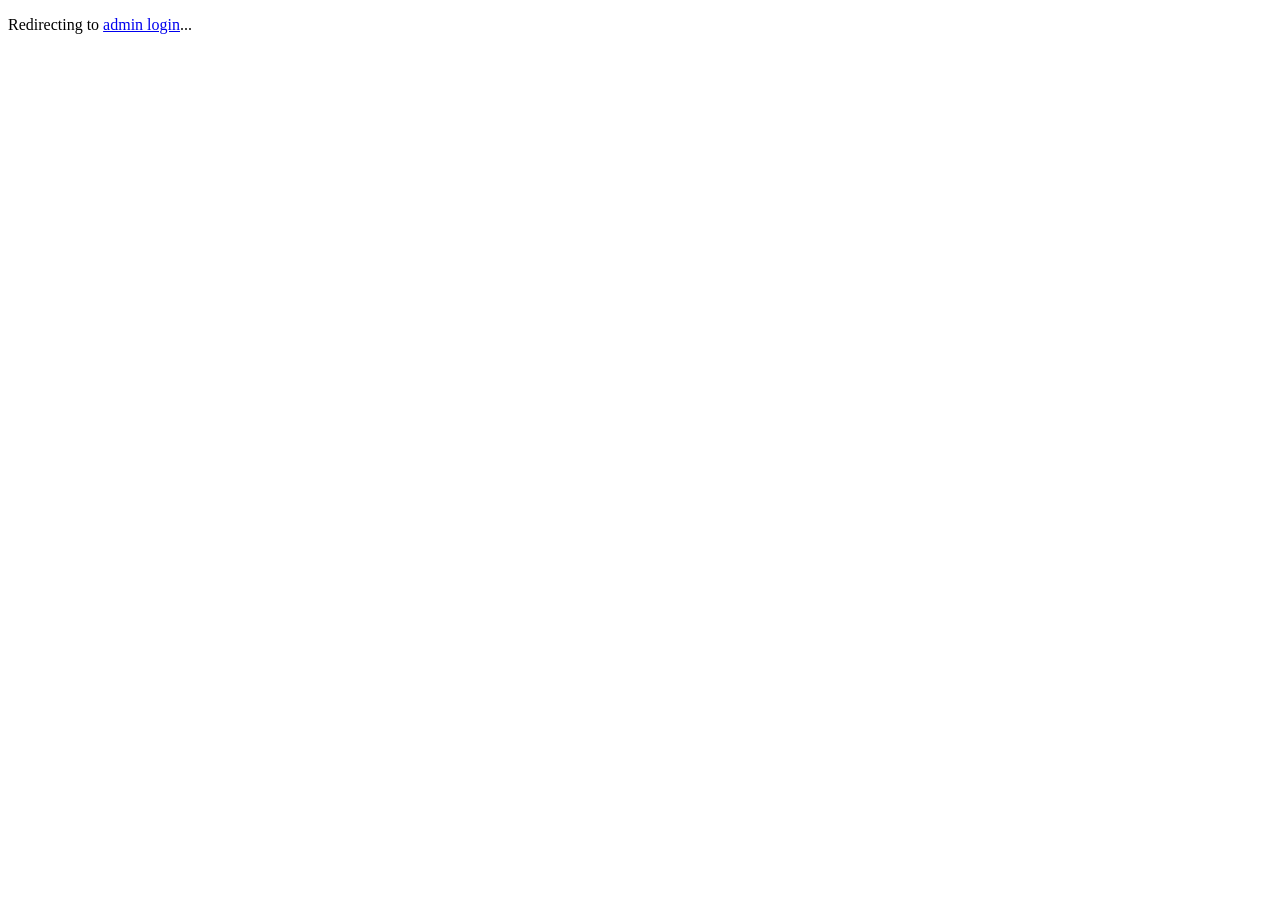
<file: admin.html>
<!DOCTYPE html>
<html lang="en">
<head>
  <meta charset="UTF-8">
  <meta name="viewport" content="width=device-width, initial-scale=1.0">
  <title>Redirecting to Admin Login</title>
  <meta http-equiv="refresh" content="0; url=login.php">
</head>
<body>
  <p>Redirecting to <a href="login.php">admin login</a>...</p>
</body>
</html>
</file>
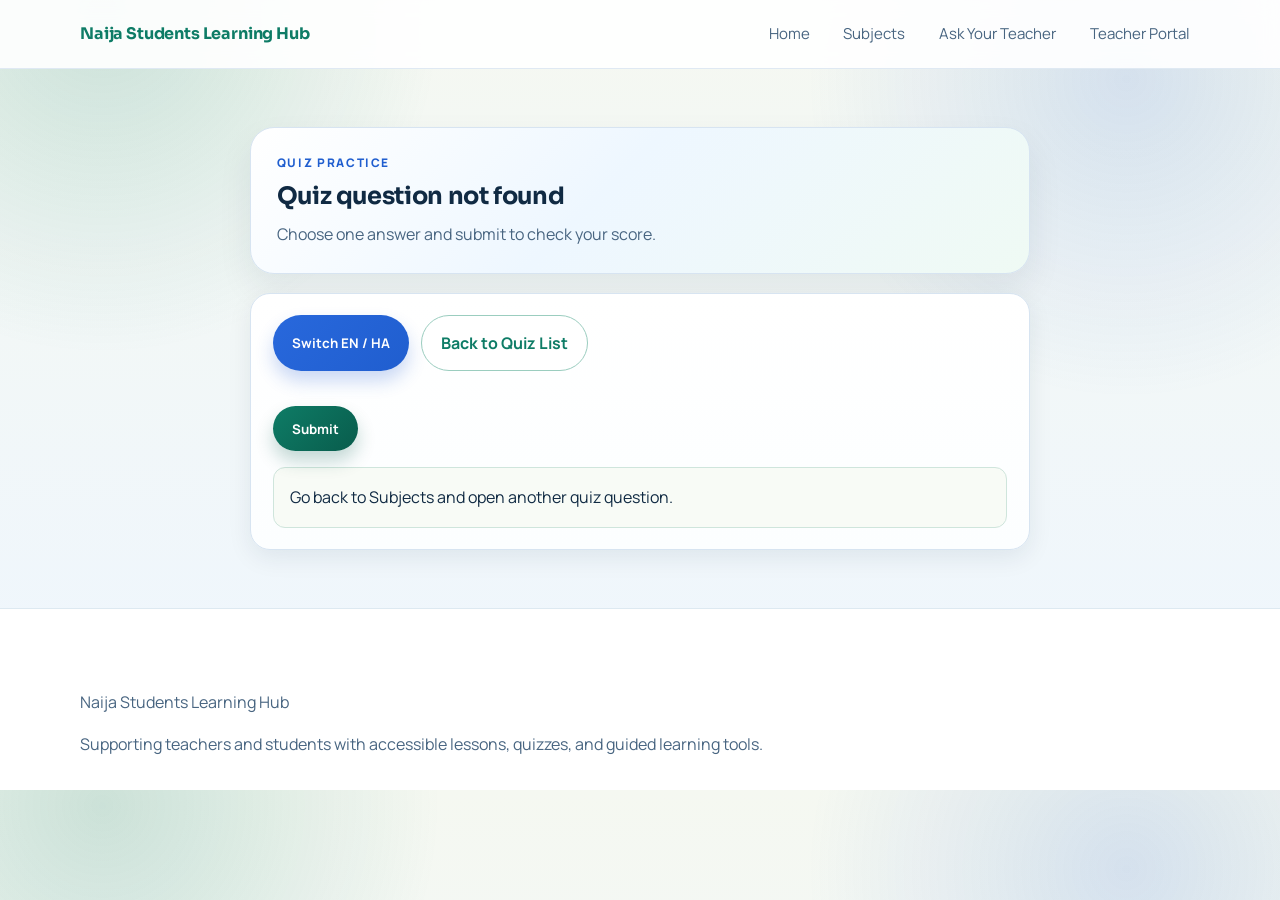
<file: quiz-question.html>
<!DOCTYPE html>
<html lang="en">
<head>
  <meta charset="UTF-8">
  <meta name="viewport" content="width=device-width, initial-scale=1.0">
  <title>Quiz Question | Naija Students Learning Hub</title>
  <link rel="stylesheet" href="style.css">
  <style>
    .quiz-single-shell {
      display: grid;
      gap: 1.2rem;
    }
    .quiz-single-hero {
      padding: 1.6rem;
      border-radius: 24px;
      background: linear-gradient(135deg, #ffffff 0%, #eef7ff 45%, #effaf4 100%);
      border: 1px solid #d7e4f1;
      box-shadow: 0 16px 34px rgba(16, 42, 67, 0.08);
    }
  </style>
</head>
<body>
  <header class="site-header">
    <div class="container nav-wrap">
      <a class="brand" href="index.html">Naija Students Learning Hub</a>
      <nav class="main-nav">
        <a href="index.html">Home</a>
        <a href="subjects.html">Subjects</a>
        <a href="ask.html">Ask Your Teacher</a>
        <a href="login.php">Teacher Portal</a>
      </nav>
    </div>
  </header>

  <main class="section">
    <div class="container narrow">
      <div class="quiz-single-shell">
        <section class="quiz-single-hero">
          <p class="eyebrow" id="singleQuizSubject">Quiz Practice</p>
          <h1 style="margin:0 0 0.6rem;" id="singleQuizTitle">Loading quiz question…</h1>
          <p style="margin:0;color:#486581;">Choose one answer and submit to check your score.</p>
        </section>

        <article class="card">
          <div class="button-row" style="margin-top:0;margin-bottom:1rem;">
            <button class="btn btn-secondary" id="singleQuizToggle" type="button">Switch EN / HA</button>
            <a class="btn btn-outline" href="subjects.html#teacherQuizSection">Back to Quiz List</a>
          </div>
          <form id="singleQuizForm" class="quiz-form"></form>
          <div class="button-row">
            <button class="btn btn-primary" id="singleQuizSubmit" type="button">Submit</button>
          </div>
          <div class="response-box" id="singleQuizResult">Your result will appear here.</div>
        </article>
      </div>
    </div>
  </main>

  <footer class="site-footer">
    <div class="container footer-stack">
      <p class="footer-title">Naija Students Learning Hub</p>
      <p style="margin:0;color:#486581;">Supporting teachers and students with accessible lessons, quizzes, and guided learning tools.</p>
    </div>
  </footer>

  <script src="script.js"></script>
</body>
</html>
</file>
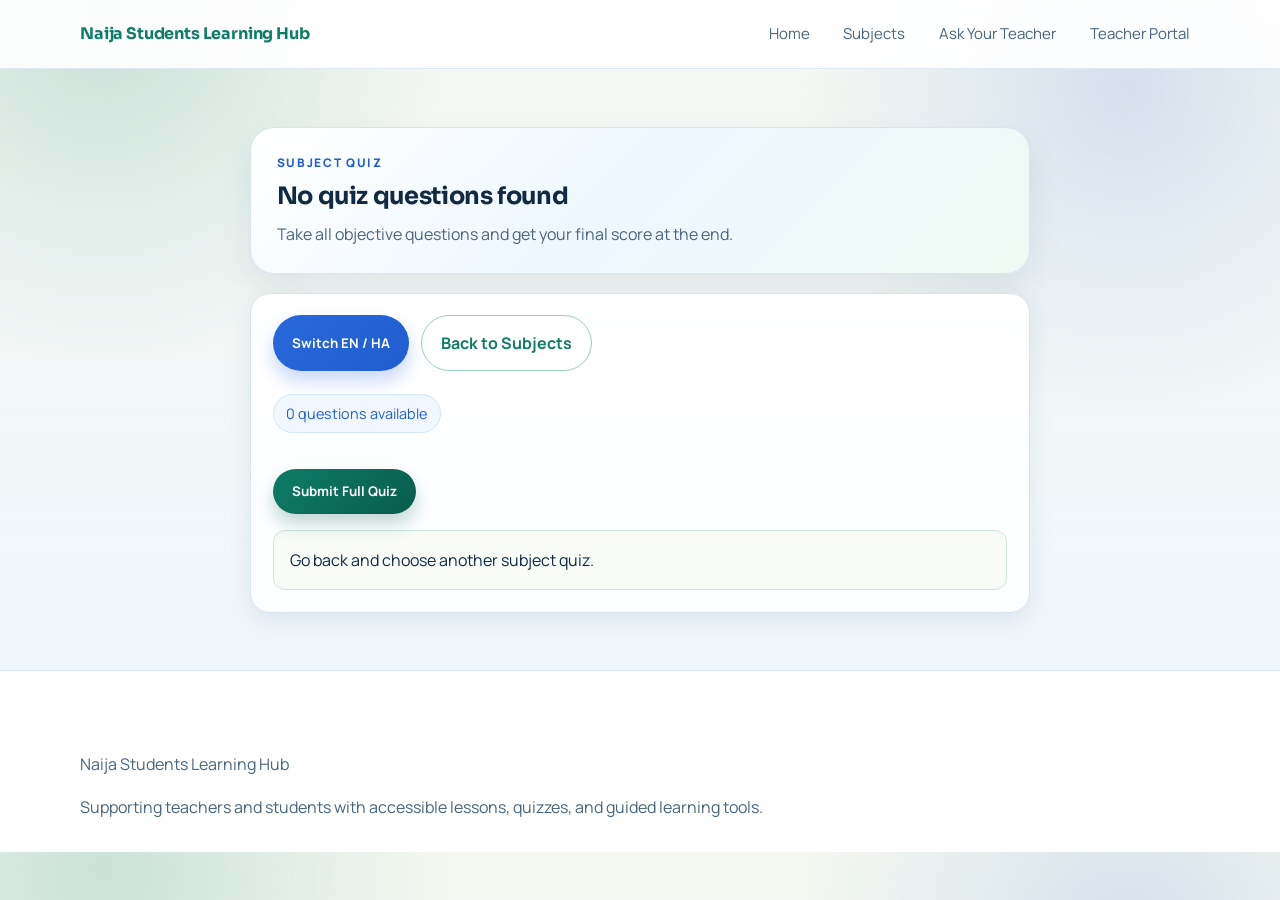
<file: subject-quiz.html>
<!DOCTYPE html>
<html lang="en">
<head>
  <meta charset="UTF-8">
  <meta name="viewport" content="width=device-width, initial-scale=1.0">
  <title>Subject Quiz | Naija Students Learning Hub</title>
  <link rel="stylesheet" href="style.css">
  <style>
    .subject-quiz-shell {
      display: grid;
      gap: 1.2rem;
    }
    .subject-quiz-hero {
      padding: 1.6rem;
      border-radius: 24px;
      background: linear-gradient(135deg, #ffffff 0%, #eef7ff 45%, #effaf4 100%);
      border: 1px solid #d7e4f1;
      box-shadow: 0 16px 34px rgba(16, 42, 67, 0.08);
    }
  </style>
</head>
<body>
  <header class="site-header">
    <div class="container nav-wrap">
      <a class="brand" href="index.html">Naija Students Learning Hub</a>
      <nav class="main-nav">
        <a href="index.html">Home</a>
        <a href="subjects.html">Subjects</a>
        <a href="ask.html">Ask Your Teacher</a>
        <a href="login.php">Teacher Portal</a>
      </nav>
    </div>
  </header>

  <main class="section">
    <div class="container narrow">
      <div class="subject-quiz-shell">
        <section class="subject-quiz-hero">
          <p class="eyebrow" id="subjectQuizMeta">Subject Quiz</p>
          <h1 style="margin:0 0 0.6rem;" id="subjectQuizTitle">Loading subject quiz…</h1>
          <p style="margin:0;color:#486581;">Take all objective questions and get your final score at the end.</p>
        </section>

        <article class="card">
          <div class="button-row" style="margin-top:0;margin-bottom:1rem;">
            <button class="btn btn-secondary" id="subjectQuizToggle" type="button">Switch EN / HA</button>
            <a class="btn btn-outline" href="subjects.html#teacherQuizSection">Back to Subjects</a>
          </div>
          <div class="quiz-progress" id="subjectQuizProgress">0 questions available</div>
          <form id="subjectQuizForm" class="quiz-form"></form>
          <div class="button-row">
            <button class="btn btn-primary" id="subjectQuizSubmit" type="button">Submit Full Quiz</button>
          </div>
          <div class="response-box" id="subjectQuizResult">Your score will appear here.</div>
        </article>
      </div>
    </div>
  </main>

  <footer class="site-footer">
    <div class="container footer-stack">
      <p class="footer-title">Naija Students Learning Hub</p>
      <p style="margin:0;color:#486581;">Supporting teachers and students with accessible lessons, quizzes, and guided learning tools.</p>
    </div>
  </footer>

  <script src="script.js"></script>
</body>
</html>
</file>
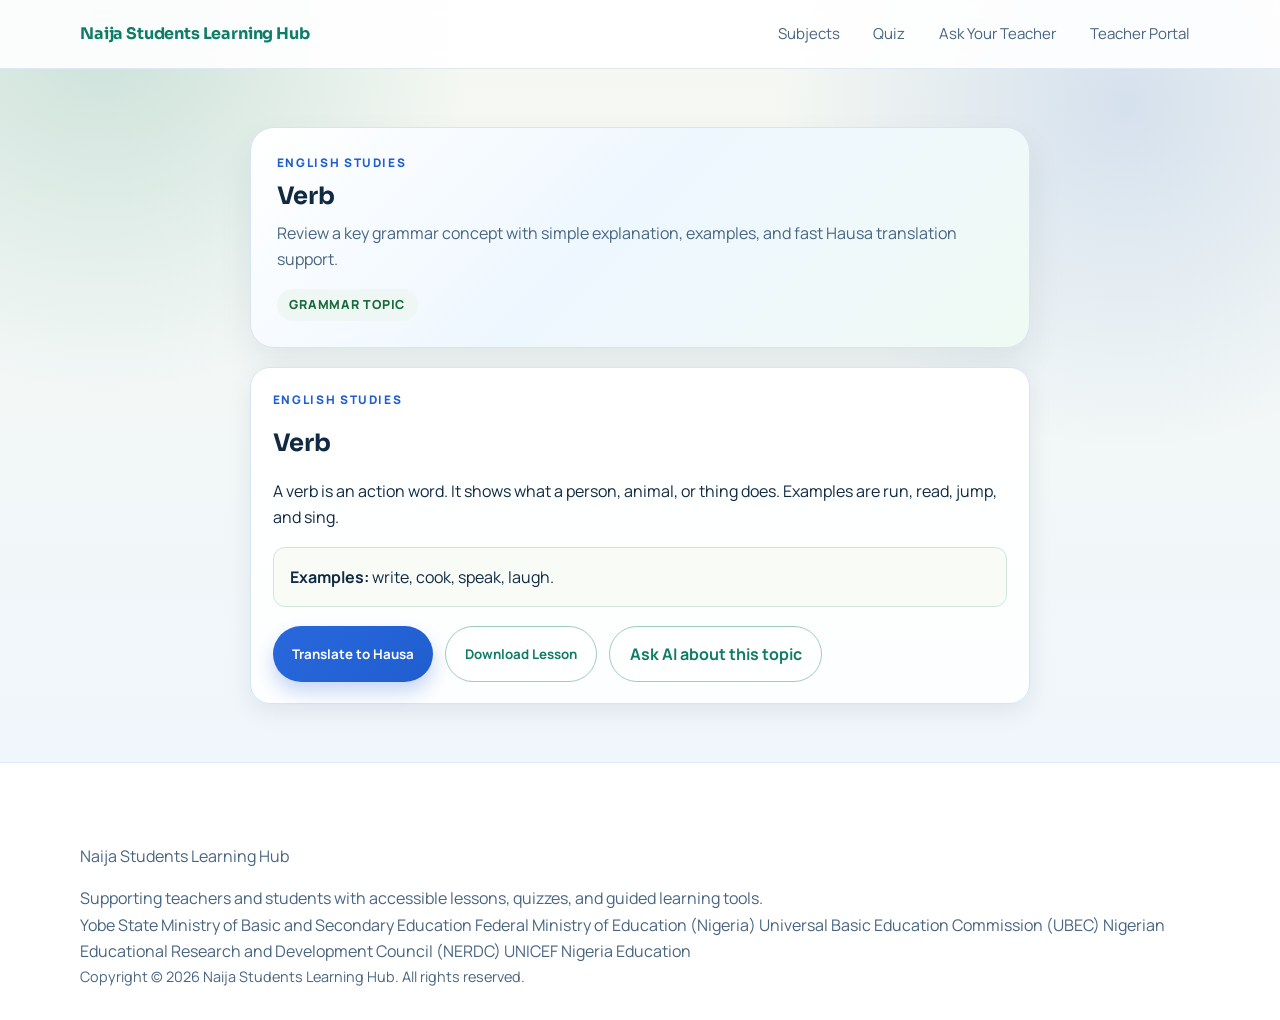
<file: lessons/english-verb.html>
<!DOCTYPE html>
<html lang="en">
<head>
  <meta charset="UTF-8">
  <meta name="viewport" content="width=device-width, initial-scale=1.0">
  <title>English Lesson: Verb</title>
  <link rel="stylesheet" href="../style.css">
  <style>
    .lesson-shell { display: grid; gap: 1.2rem; }
    .lesson-hero {
      padding: 1.6rem;
      border-radius: 24px;
      background: linear-gradient(135deg, #ffffff 0%, #eef7ff 45%, #effaf4 100%);
      border: 1px solid #d7e4f1;
      box-shadow: 0 16px 34px rgba(16, 42, 67, 0.08);
    }
    .lesson-topbar {
      display: flex;
      justify-content: space-between;
      gap: 1rem;
      align-items: center;
      flex-wrap: wrap;
    }
    .lesson-tag {
      display: inline-flex;
      align-items: center;
      padding: 0.38rem 0.8rem;
      border-radius: 999px;
      background: #eef7f3;
      color: #1a6b3a;
      font-size: 0.78rem;
      font-weight: 800;
      text-transform: uppercase;
      letter-spacing: 0.06em;
    }
  </style>
</head>
<body>
  <header class="site-header">
    <div class="container nav-wrap">
      <a class="brand" href="../index.html">Naija Students Learning Hub</a>
      <nav class="main-nav">
        <a href="../subjects.html">Subjects</a>
        <a href="../quiz/english-quiz.html">Quiz</a>
        <a href="../ask.html">Ask Your Teacher</a>
        <a href="../login.php">Teacher Portal</a>
      </nav>
    </div>
  </header>

  <main class="section">
    <div class="container narrow">
      <div class="lesson-shell">
      <section class="lesson-hero">
        <div class="lesson-topbar">
          <div>
            <p class="eyebrow">English Studies</p>
            <h1 style="margin:0 0 0.55rem;">Verb</h1>
            <p style="margin:0;color:#486581;">Review a key grammar concept with simple explanation, examples, and fast Hausa translation support.</p>
          </div>
          <span class="lesson-tag">Grammar Topic</span>
        </div>
      </section>

      <article class="card lesson-card">
        <p class="eyebrow">English Studies</p>
        <h1>Verb</h1>
        <p class="lesson-text" data-en="A verb is an action word. It shows what a person, animal, or thing does. Examples are run, read, jump, and sing." data-ha="Aiki kalma ce ta aiki. Tana nuna abin da mutum, dabba, ko abu yake yi. Misalai su ne gudu, karantawa, tsalle, da waka.">
          A verb is an action word. It shows what a person, animal, or thing does. Examples are run, read, jump, and sing.
        </p>
        <div class="example-box">
          <strong>Examples:</strong> write, cook, speak, laugh.
        </div>
        <div class="button-row">
          <button class="btn btn-secondary translate-toggle" type="button">Translate to Hausa</button>
          <button class="btn btn-outline download-lesson" type="button">Download Lesson</button>
          <a class="btn btn-outline" href="../ask.html?topic=verb">Ask AI about this topic</a>
        </div>
      </article>
      </div>
    </div>
  </main>

  <footer class="site-footer">
    <div class="container footer-stack">
      <p class="footer-title">Naija Students Learning Hub</p>
      <p style="margin:0;color:#486581;">Supporting teachers and students with accessible lessons, quizzes, and guided learning tools.</p>
      <div class="footer-links" aria-label="Important learning links">
        <a href="https://www.yobestate.gov.ng/ministry-of-basic-and-secondary-education/" target="_blank" rel="noopener noreferrer">Yobe State Ministry of Basic and Secondary Education</a>
        <a href="https://education.gov.ng/" target="_blank" rel="noopener noreferrer">Federal Ministry of Education (Nigeria)</a>
        <a href="https://ubec.gov.ng/" target="_blank" rel="noopener noreferrer">Universal Basic Education Commission (UBEC)</a>
        <a href="https://nerdc.gov.ng/" target="_blank" rel="noopener noreferrer">Nigerian Educational Research and Development Council (NERDC)</a>
        <a href="https://www.unicef.org/nigeria/education" target="_blank" rel="noopener noreferrer">UNICEF Nigeria Education</a>
      </div>
      <p style="margin:0;font-size:0.9rem;color:#486581;">Copyright &copy; 2026 Naija Students Learning Hub. All rights reserved.</p>
    </div>
  </footer>

  <script src="../script.js"></script>
</body>
</html>
</file>
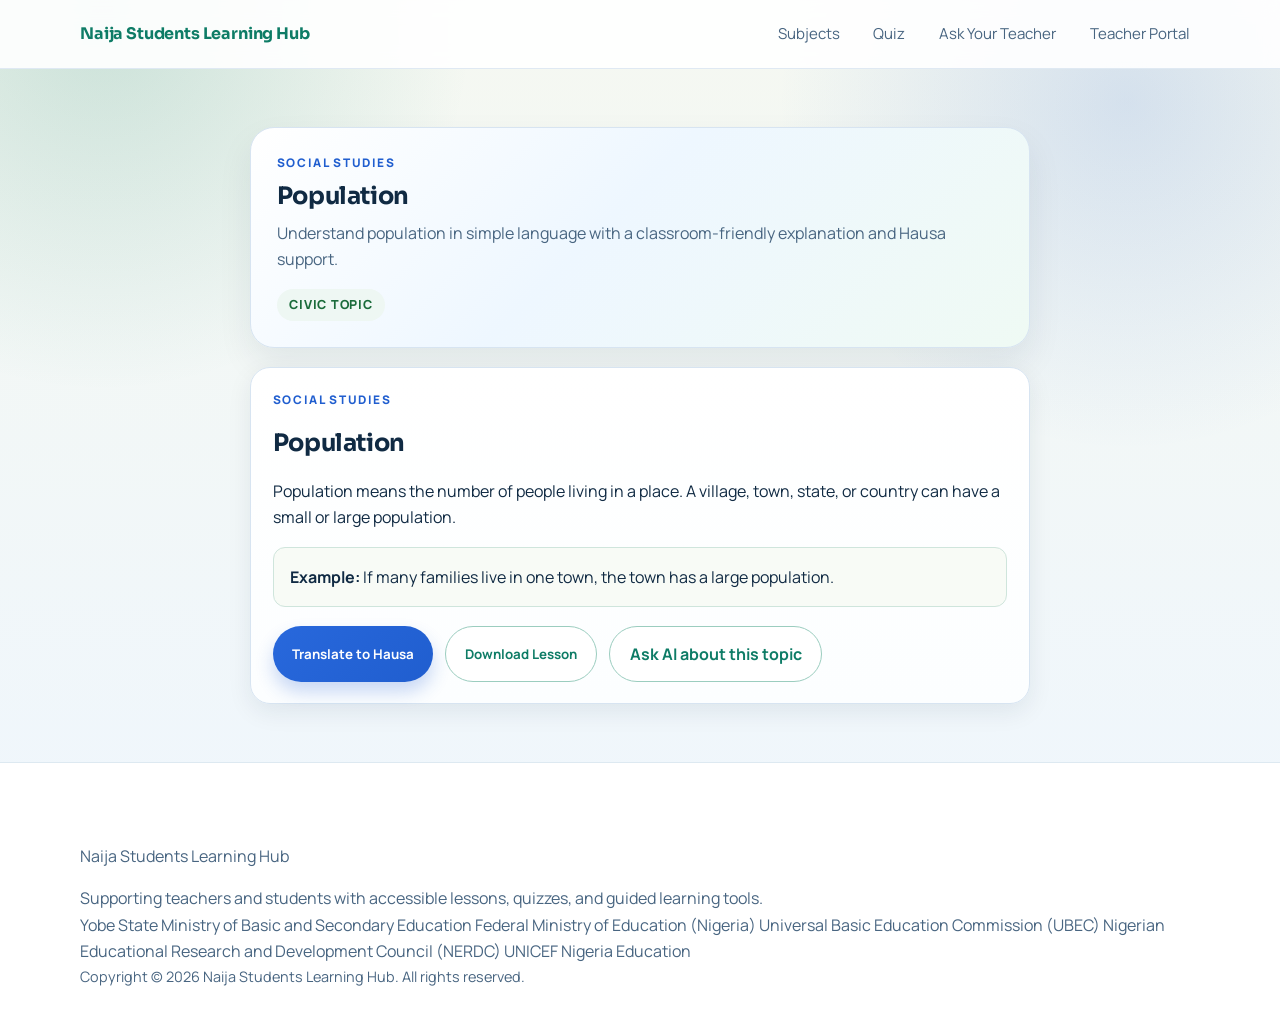
<file: lessons/social-population.html>
<!DOCTYPE html>
<html lang="en">
<head>
  <meta charset="UTF-8">
  <meta name="viewport" content="width=device-width, initial-scale=1.0">
  <title>Social Studies Lesson: Population</title>
  <link rel="stylesheet" href="../style.css">
  <style>
    .lesson-shell { display: grid; gap: 1.2rem; }
    .lesson-hero {
      padding: 1.6rem;
      border-radius: 24px;
      background: linear-gradient(135deg, #ffffff 0%, #eef7ff 45%, #effaf4 100%);
      border: 1px solid #d7e4f1;
      box-shadow: 0 16px 34px rgba(16, 42, 67, 0.08);
    }
    .lesson-topbar {
      display: flex;
      justify-content: space-between;
      gap: 1rem;
      align-items: center;
      flex-wrap: wrap;
    }
    .lesson-tag {
      display: inline-flex;
      align-items: center;
      padding: 0.38rem 0.8rem;
      border-radius: 999px;
      background: #eef7f3;
      color: #1a6b3a;
      font-size: 0.78rem;
      font-weight: 800;
      text-transform: uppercase;
      letter-spacing: 0.06em;
    }
  </style>
</head>
<body>
  <header class="site-header">
    <div class="container nav-wrap">
      <a class="brand" href="../index.html">Naija Students Learning Hub</a>
      <nav class="main-nav">
        <a href="../subjects.html">Subjects</a>
        <a href="../quiz/social-quiz.html">Quiz</a>
        <a href="../ask.html">Ask Your Teacher</a>
        <a href="../login.php">Teacher Portal</a>
      </nav>
    </div>
  </header>

  <main class="section">
    <div class="container narrow">
      <div class="lesson-shell">
      <section class="lesson-hero">
        <div class="lesson-topbar">
          <div>
            <p class="eyebrow">Social Studies</p>
            <h1 style="margin:0 0 0.55rem;">Population</h1>
            <p style="margin:0;color:#486581;">Understand population in simple language with a classroom-friendly explanation and Hausa support.</p>
          </div>
          <span class="lesson-tag">Civic Topic</span>
        </div>
      </section>

      <article class="card lesson-card">
        <p class="eyebrow">Social Studies</p>
        <h1>Population</h1>
        <p class="lesson-text" data-en="Population means the number of people living in a place. A village, town, state, or country can have a small or large population." data-ha="Yawan jama'a yana nufin adadin mutanen da suke zaune a wani wuri. Kauye, gari, jiha, ko kasa na iya samun karamin ko babban yawan jama'a.">
          Population means the number of people living in a place. A village, town, state, or country can have a small or large population.
        </p>
        <div class="example-box">
          <strong>Example:</strong> If many families live in one town, the town has a large population.
        </div>
        <div class="button-row">
          <button class="btn btn-secondary translate-toggle" type="button">Translate to Hausa</button>
          <button class="btn btn-outline download-lesson" type="button">Download Lesson</button>
          <a class="btn btn-outline" href="../ask.html?topic=population">Ask AI about this topic</a>
        </div>
      </article>
      </div>
    </div>
  </main>

  <footer class="site-footer">
    <div class="container footer-stack">
      <p class="footer-title">Naija Students Learning Hub</p>
      <p style="margin:0;color:#486581;">Supporting teachers and students with accessible lessons, quizzes, and guided learning tools.</p>
      <div class="footer-links" aria-label="Important learning links">
        <a href="https://www.yobestate.gov.ng/ministry-of-basic-and-secondary-education/" target="_blank" rel="noopener noreferrer">Yobe State Ministry of Basic and Secondary Education</a>
        <a href="https://education.gov.ng/" target="_blank" rel="noopener noreferrer">Federal Ministry of Education (Nigeria)</a>
        <a href="https://ubec.gov.ng/" target="_blank" rel="noopener noreferrer">Universal Basic Education Commission (UBEC)</a>
        <a href="https://nerdc.gov.ng/" target="_blank" rel="noopener noreferrer">Nigerian Educational Research and Development Council (NERDC)</a>
        <a href="https://www.unicef.org/nigeria/education" target="_blank" rel="noopener noreferrer">UNICEF Nigeria Education</a>
      </div>
      <p style="margin:0;font-size:0.9rem;color:#486581;">Copyright &copy; 2026 Naija Students Learning Hub. All rights reserved.</p>
    </div>
  </footer>

  <script src="../script.js"></script>
</body>
</html>
</file>
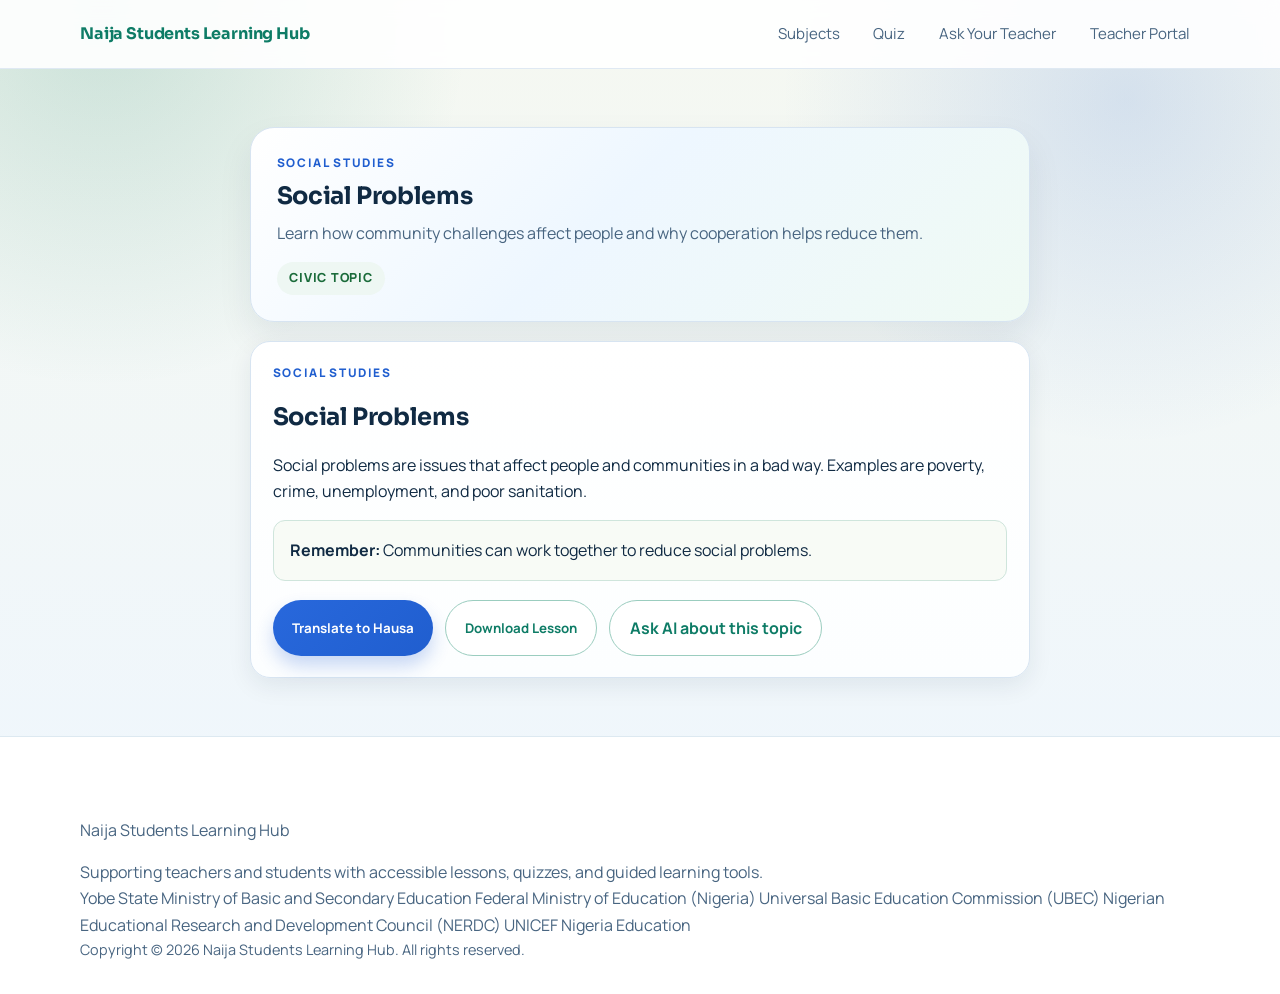
<file: lessons/social-problems.html>
<!DOCTYPE html>
<html lang="en">
<head>
  <meta charset="UTF-8">
  <meta name="viewport" content="width=device-width, initial-scale=1.0">
  <title>Social Studies Lesson: Social Problems</title>
  <link rel="stylesheet" href="../style.css">
  <style>
    .lesson-shell { display: grid; gap: 1.2rem; }
    .lesson-hero {
      padding: 1.6rem;
      border-radius: 24px;
      background: linear-gradient(135deg, #ffffff 0%, #eef7ff 45%, #effaf4 100%);
      border: 1px solid #d7e4f1;
      box-shadow: 0 16px 34px rgba(16, 42, 67, 0.08);
    }
    .lesson-topbar {
      display: flex;
      justify-content: space-between;
      gap: 1rem;
      align-items: center;
      flex-wrap: wrap;
    }
    .lesson-tag {
      display: inline-flex;
      align-items: center;
      padding: 0.38rem 0.8rem;
      border-radius: 999px;
      background: #eef7f3;
      color: #1a6b3a;
      font-size: 0.78rem;
      font-weight: 800;
      text-transform: uppercase;
      letter-spacing: 0.06em;
    }
  </style>
</head>
<body>
  <header class="site-header">
    <div class="container nav-wrap">
      <a class="brand" href="../index.html">Naija Students Learning Hub</a>
      <nav class="main-nav">
        <a href="../subjects.html">Subjects</a>
        <a href="../quiz/social-quiz.html">Quiz</a>
        <a href="../ask.html">Ask Your Teacher</a>
        <a href="../login.php">Teacher Portal</a>
      </nav>
    </div>
  </header>

  <main class="section">
    <div class="container narrow">
      <div class="lesson-shell">
      <section class="lesson-hero">
        <div class="lesson-topbar">
          <div>
            <p class="eyebrow">Social Studies</p>
            <h1 style="margin:0 0 0.55rem;">Social Problems</h1>
            <p style="margin:0;color:#486581;">Learn how community challenges affect people and why cooperation helps reduce them.</p>
          </div>
          <span class="lesson-tag">Civic Topic</span>
        </div>
      </section>

      <article class="card lesson-card">
        <p class="eyebrow">Social Studies</p>
        <h1>Social Problems</h1>
        <p class="lesson-text" data-en="Social problems are issues that affect people and communities in a bad way. Examples are poverty, crime, unemployment, and poor sanitation." data-ha="Matsalolin zamantakewa su ne abubuwan da suke cutar da mutane da al'umma. Misalai su ne talauci, laifi, rashin aikin yi, da rashin tsafta.">
          Social problems are issues that affect people and communities in a bad way. Examples are poverty, crime, unemployment, and poor sanitation.
        </p>
        <div class="example-box">
          <strong>Remember:</strong> Communities can work together to reduce social problems.
        </div>
        <div class="button-row">
          <button class="btn btn-secondary translate-toggle" type="button">Translate to Hausa</button>
          <button class="btn btn-outline download-lesson" type="button">Download Lesson</button>
          <a class="btn btn-outline" href="../ask.html?topic=social problem">Ask AI about this topic</a>
        </div>
      </article>
      </div>
    </div>
  </main>

  <footer class="site-footer">
    <div class="container footer-stack">
      <p class="footer-title">Naija Students Learning Hub</p>
      <p style="margin:0;color:#486581;">Supporting teachers and students with accessible lessons, quizzes, and guided learning tools.</p>
      <div class="footer-links" aria-label="Important learning links">
        <a href="https://www.yobestate.gov.ng/ministry-of-basic-and-secondary-education/" target="_blank" rel="noopener noreferrer">Yobe State Ministry of Basic and Secondary Education</a>
        <a href="https://education.gov.ng/" target="_blank" rel="noopener noreferrer">Federal Ministry of Education (Nigeria)</a>
        <a href="https://ubec.gov.ng/" target="_blank" rel="noopener noreferrer">Universal Basic Education Commission (UBEC)</a>
        <a href="https://nerdc.gov.ng/" target="_blank" rel="noopener noreferrer">Nigerian Educational Research and Development Council (NERDC)</a>
        <a href="https://www.unicef.org/nigeria/education" target="_blank" rel="noopener noreferrer">UNICEF Nigeria Education</a>
      </div>
      <p style="margin:0;font-size:0.9rem;color:#486581;">Copyright &copy; 2026 Naija Students Learning Hub. All rights reserved.</p>
    </div>
  </footer>

  <script src="../script.js"></script>
</body>
</html>
</file>
<file: style.css>
@import url("https://fonts.googleapis.com/css2?family=Manrope:wght@400;500;600;700;800&family=Sora:wght@600;700;800&display=swap");

:root {
  --bg: #f5f8f1;
  --bg-soft: #eef6ff;
  --surface: #ffffff;
  --surface-soft: #f8fbf6;
  --text: #102a43;
  --muted: #486581;
  --primary: #0e7c66;
  --primary-strong: #095c4c;
  --secondary: #205ecf;
  --accent: #e8a317;
  --border: #d7e4f1;
  --shadow-sm: 0 8px 24px rgba(16, 42, 67, 0.08);
  --shadow-md: 0 16px 34px rgba(16, 42, 67, 0.12);
  --radius: 20px;
  --radius-sm: 12px;
  --max-width: 1120px;
}

* {
  box-sizing: border-box;
}

html {
  scroll-behavior: smooth;
}

body {
  margin: 0;
  font-family: "Manrope", "Segoe UI", sans-serif;
  background:
    radial-gradient(circle at 8% 2%, rgba(14, 124, 102, 0.18), transparent 24%),
    radial-gradient(circle at 88% 10%, rgba(32, 94, 207, 0.15), transparent 24%),
    linear-gradient(180deg, var(--bg) 0%, var(--bg-soft) 100%);
  color: var(--text);
  line-height: 1.65;
}

a {
  color: inherit;
  text-decoration: none;
}

.container {
  width: min(calc(100% - 2rem), var(--max-width));
  margin: 0 auto;
}

.narrow {
  max-width: 780px;
}

.site-header {
  position: sticky;
  top: 0;
  z-index: 10;
  background: rgba(255, 255, 255, 0.9);
  backdrop-filter: blur(10px);
  border-bottom: 1px solid rgba(215, 228, 241, 0.8);
}

.nav-wrap {
  display: flex;
  align-items: center;
  justify-content: space-between;
  gap: 1rem;
  padding: 1rem 0;
}

.main-nav {
  display: flex;
  flex-wrap: wrap;
  gap: 0.8rem;
  font-size: 0.94rem;
}

.main-nav a {
  padding: 0.35rem 0.65rem;
  border-radius: 999px;
  color: var(--muted);
  transition: background 0.2s ease, color 0.2s ease;
}

.main-nav a:hover,
.main-nav a:focus-visible {
  background: #eef5ff;
  color: var(--secondary);
}

.brand {
  display: flex;
  align-items: center;
  gap: 0.8rem;
  font-family: "Sora", "Trebuchet MS", sans-serif;
  font-weight: 700;
  letter-spacing: -0.01em;
  color: var(--primary);
}

.brand-logo {
  height: 42px;
  width: auto;
  border-radius: 8px;
}

.hero,
.section {
  padding: 3.6rem 0;
}

.hero {
  position: relative;
}

.hero::after {
  content: "";
  position: absolute;
  right: 4%;
  top: 12%;
  width: 220px;
  height: 220px;
  border-radius: 45% 55% 42% 58%;
  background: linear-gradient(135deg, rgba(232, 163, 23, 0.15), rgba(14, 124, 102, 0.16));
  z-index: -1;
}

.section-accent {
  background: linear-gradient(130deg, rgba(14, 124, 102, 0.08), rgba(32, 94, 207, 0.08));
}

.hero-grid,
.cards-grid {
  display: grid;
  gap: 1.2rem;
}

.hero-grid {
  align-items: center;
}

.two-up,
.three-up {
  grid-template-columns: 1fr;
}

h1,
h2,
h3 {
  font-family: "Sora", "Trebuchet MS", sans-serif;
  letter-spacing: -0.015em;
  line-height: 1.2;
}

.hero h1,
.page-intro h1,
.section-heading h2 {
  margin: 0 0 0.75rem;
}

.hero h1 {
  font-size: clamp(2rem, 6vw, 3.5rem);
}

.lead,
.page-intro p,
.impact-text {
  color: var(--muted);
  font-size: 1.02rem;
}

.eyebrow {
  margin: 0 0 0.6rem;
  text-transform: uppercase;
  letter-spacing: 0.14em;
  font-size: 0.74rem;
  font-weight: 800;
  color: var(--secondary);
}

.card {
  background: linear-gradient(180deg, #ffffff 0%, #fcfeff 100%);
  border: 1px solid var(--border);
  border-radius: var(--radius);
  box-shadow: var(--shadow-sm);
  padding: 1.35rem;
  transition: transform 0.25s ease, box-shadow 0.25s ease, border-color 0.25s ease;
}

.card:hover {
  transform: translateY(-3px);
  box-shadow: var(--shadow-md);
  border-color: #c7daee;
}

.hero-card {
  background: linear-gradient(160deg, #ffffff 0%, #f4fbf8 40%, #eef4ff 100%);
}

.feature-list,
.link-list {
  display: grid;
  gap: 0.8rem;
  padding: 0;
  margin: 1rem 0 0;
  list-style: none;
}

.feature-list li {
  padding-left: 1.2rem;
  position: relative;
}

.feature-list li::before {
  content: "";
  position: absolute;
  left: 0;
  top: 0.62rem;
  width: 8px;
  height: 8px;
  border-radius: 999px;
  background: var(--accent);
}

.link-list a {
  display: block;
  padding: 0.85rem 1rem;
  border-radius: var(--radius-sm);
  background: linear-gradient(135deg, #f5f9ff, #edf6ff);
  color: var(--secondary);
  font-weight: 700;
  border: 1px solid #dbe8fa;
}

.link-list a:hover,
.link-list a:focus-visible {
  background: #eaf2ff;
}

.button-row {
  display: flex;
  flex-wrap: wrap;
  gap: 0.75rem;
  margin-top: 1.2rem;
}

.hero-badges,
.quick-topics {
  display: flex;
  flex-wrap: wrap;
  gap: 0.55rem;
  margin-top: 1rem;
}

.badge,
.chip,
.quiz-progress {
  display: inline-flex;
  align-items: center;
  padding: 0.42rem 0.8rem;
  border-radius: 999px;
  font-size: 0.9rem;
}

.badge {
  background: rgba(14, 124, 102, 0.12);
  color: var(--primary-strong);
  border: 1px solid rgba(14, 124, 102, 0.2);
}

.badge-jss {
  background: #d4edda;
  color: #155724;
  border-color: #c3e6cb;
  font-size: 0.72rem;
  font-weight: 800;
  letter-spacing: 0.04em;
}

.badge-ss {
  background: #cce5ff;
  color: #004085;
  border-color: #b8daff;
  font-size: 0.72rem;
  font-weight: 800;
  letter-spacing: 0.04em;
}

.badge-subject {
  background: #fff3cd;
  color: #856404;
  border-color: #ffeeba;
  font-size: 0.72rem;
  font-weight: 700;
}

.chip {
  border: 1px solid var(--border);
  background: #fff;
  color: var(--text);
  cursor: pointer;
  font: inherit;
  transition: border-color 0.2s ease, color 0.2s ease, background 0.2s ease;
}

.chip:hover,
.chip:focus-visible {
  border-color: var(--secondary);
  color: var(--secondary);
  background: #f3f8ff;
}

.quiz-progress {
  margin: 0.45rem 0 1rem;
  background: #f1f7ff;
  color: var(--secondary);
  border: 1px solid #d6e6fd;
}

.btn {
  border: 0;
  border-radius: 999px;
  padding: 0.85rem 1.2rem;
  font-weight: 700;
  cursor: pointer;
  font-family: "Manrope", "Segoe UI", sans-serif;
  transition: transform 0.2s ease, box-shadow 0.2s ease, background 0.2s ease, color 0.2s ease;
}

.btn:hover,
.btn:focus-visible {
  transform: translateY(-1px);
}

.btn-primary {
  background: linear-gradient(135deg, var(--primary), var(--primary-strong));
  color: #fff;
  box-shadow: 0 10px 18px rgba(9, 92, 76, 0.24);
}

.btn-secondary {
  background: linear-gradient(135deg, #2868dc, #205ecf);
  color: #fff;
  box-shadow: 0 10px 18px rgba(32, 94, 207, 0.24);
}

.btn-outline {
  background: #fff;
  color: var(--primary);
  border: 1px solid #9bcdbf;
}

.btn-outline:hover,
.btn-outline:focus-visible {
  background: #f1faf7;
}

.page-intro,
.section-heading {
  margin-bottom: 1.4rem;
}

.discovery-card h2 {
  margin-top: 0;
}

.subject-card h2,
.student-added-lesson h3 {
  margin-top: 0;
}

.lesson-text,
.response-box,
.example-box {
  color: var(--text);
}

.example-box,
.response-box {
  margin-top: 1rem;
  padding: 1rem;
  border-radius: var(--radius-sm);
  background: var(--surface-soft);
  border: 1px solid #cfe5dc;
}

.text-input {
  width: 100%;
  margin-bottom: 0.9rem;
  padding: 0.88rem 1rem;
  border-radius: var(--radius-sm);
  border: 1px solid var(--border);
  font: inherit;
  background: #fff;
  transition: border-color 0.2s ease, box-shadow 0.2s ease;
}

.text-input:focus {
  outline: none;
  border-color: #83aef1;
  box-shadow: 0 0 0 3px rgba(32, 94, 207, 0.14);
}

.text-area {
  min-height: 130px;
  resize: vertical;
}

.field-label {
  display: block;
  margin: 0.4rem 0;
  font-weight: 700;
}

.status-text {
  min-height: 1.4rem;
  margin: 0.6rem 0 0;
  color: var(--secondary);
}

.hidden {
  display: none;
}

.quiz-form {
  display: grid;
  gap: 1rem;
}

.quiz-question {
  padding: 1rem;
  border-radius: var(--radius-sm);
  background: #fbfdff;
  border: 1px solid var(--border);
}

.quiz-question h3 {
  margin-top: 0;
  font-size: 1rem;
}

.quiz-option {
  display: flex;
  gap: 0.6rem;
  align-items: flex-start;
  margin: 0.45rem 0;
}

.section-inline {
  margin-top: 2rem;
}

.lesson-link-card {
  display: block;
}

.site-footer {
  border-top: 1px solid rgba(215, 229, 239, 0.85);
  background: var(--surface);
  color: var(--muted);
  padding: 4rem 0 2rem;
}

.footer-grid {
  display: grid;
  grid-template-columns: 1.2fr 0.8fr 1fr 1fr;
  gap: 2.5rem;
  margin-bottom: 3rem;
}

.footer-col h4 {
  color: var(--text);
  margin-top: 0;
  margin-bottom: 1.2rem;
  font-family: "Sora", sans-serif;
  font-size: 1.1rem;
}

.footer-col p {
  font-size: 0.94rem;
  line-height: 1.6;
}

.footer-nav {
  display: grid;
  gap: 0.7rem;
}

.footer-nav a {
  font-size: 0.94rem;
  color: var(--muted);
  transition: color 0.2s ease, transform 0.2s ease;
  display: inline-block;
}

.footer-nav a:hover {
  color: var(--secondary);
  transform: translateX(3px);
}

.footer-bottom {
  padding-top: 2rem;
  border-top: 1px solid var(--border);
  display: flex;
  justify-content: space-between;
  align-items: center;
  flex-wrap: wrap;
  gap: 1rem;
  font-size: 0.9rem;
}

.footer-social {
  display: flex;
  gap: 0.75rem;
  margin-top: 1.2rem;
}

.social-box {
  width: 36px;
  height: 36px;
  display: flex;
  align-items: center;
  justify-content: center;
  background: #f1f6fb;
  border-radius: 8px;
  color: var(--secondary);
  font-size: 1.1rem;
  transition: background 0.2s ease, color 0.2s ease;
}

.social-box:hover {
  background: var(--secondary);
  color: #fff;
}

@media (max-width: 900px) {
  .footer-grid {
    grid-template-columns: 1fr 1fr;
  }
}

@media (max-width: 600px) {
  .footer-grid {
    grid-template-columns: 1fr;
    gap: 2rem;
  }
  .footer-bottom {
    flex-direction: column;
    text-align: center;
  }
}

@keyframes fadeLift {
  from {
    opacity: 0;
    transform: translateY(10px);
  }

  to {
    opacity: 1;
    transform: translateY(0);
  }
}

main .card,
main .page-intro {
  animation: fadeLift 0.5s ease both;
}

@media (max-width: 640px) {
  .nav-wrap {
    flex-direction: column;
    align-items: flex-start;
  }

  .hero,
  .section {
    padding: 2.8rem 0;
  }
}

@media (min-width: 700px) {
  .hero-grid {
    grid-template-columns: 1.25fr 0.95fr;
  }

  .two-up {
    grid-template-columns: repeat(2, minmax(0, 1fr));
  }

  .three-up {
    grid-template-columns: repeat(3, minmax(0, 1fr));
  }
}

@media (prefers-reduced-motion: reduce) {
  *,
  *::before,
  *::after {
    animation: none !important;
    transition: none !important;
  }
}
</file>
